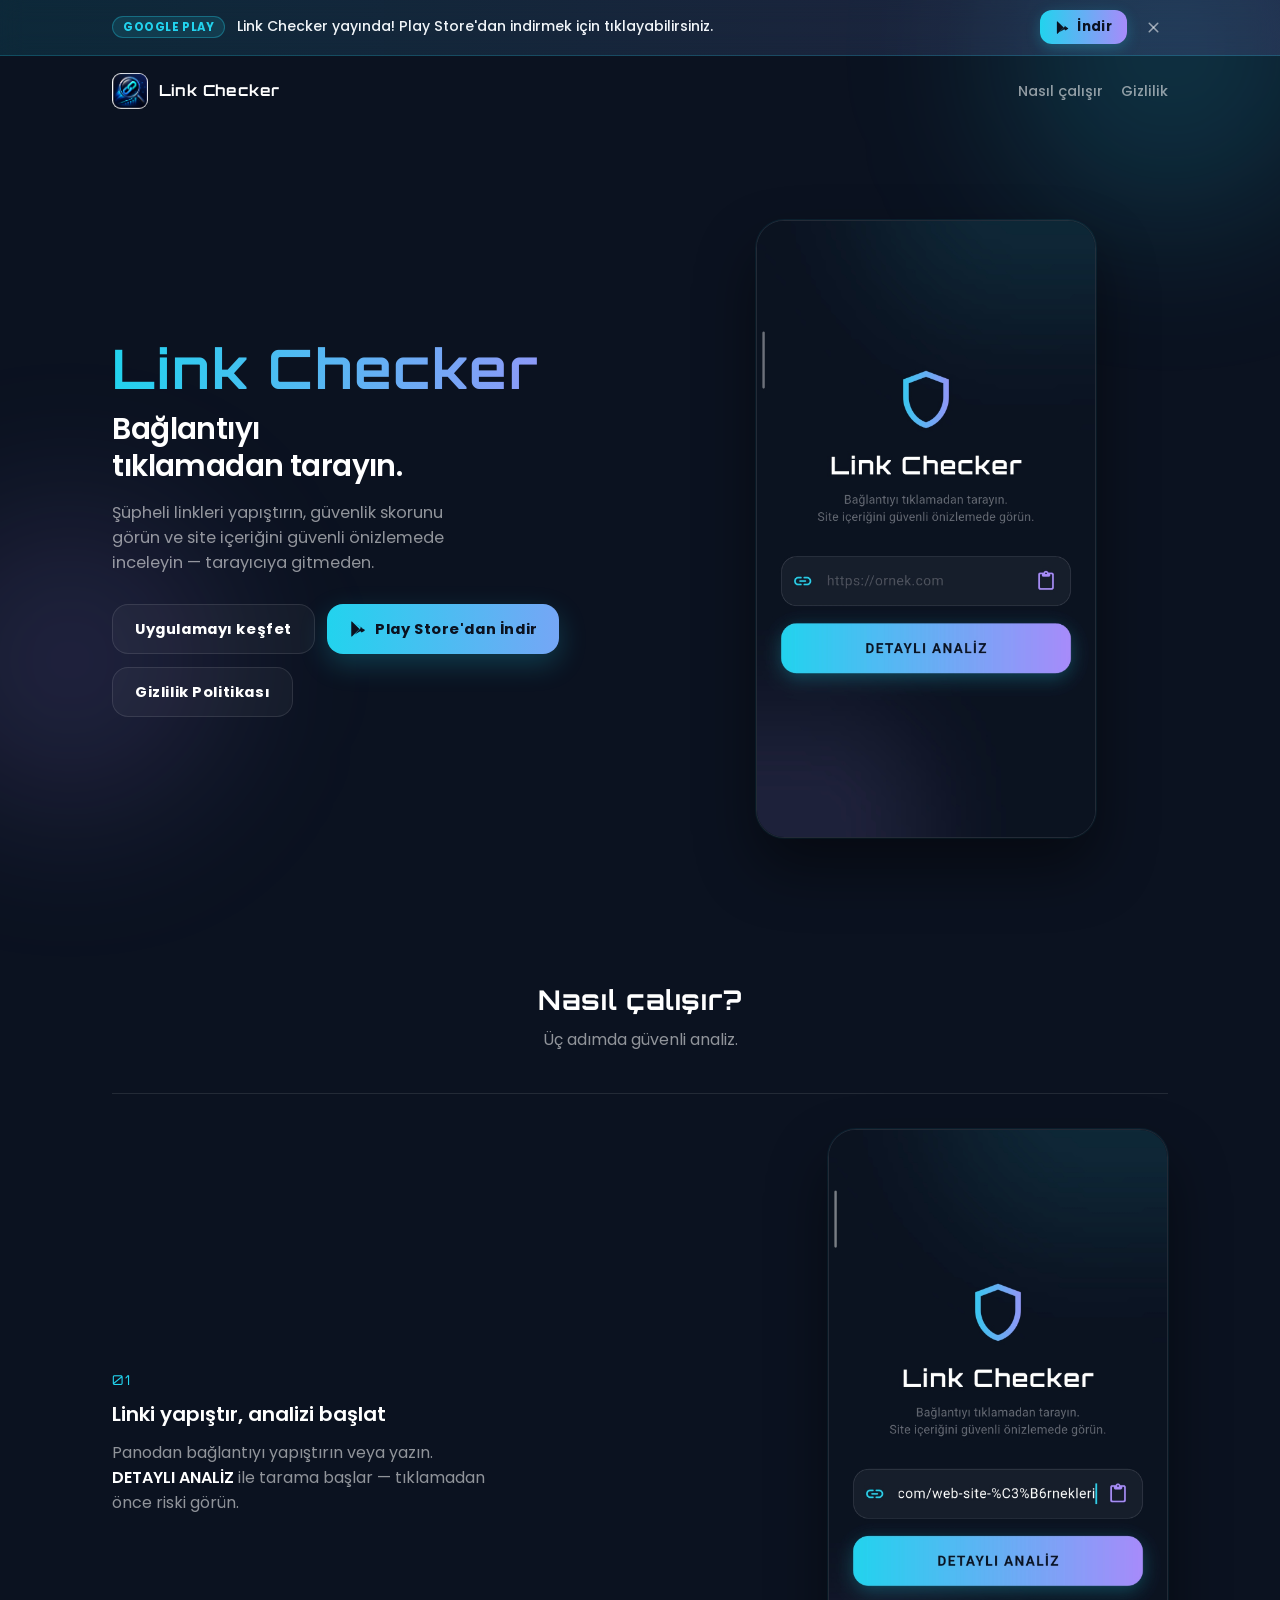
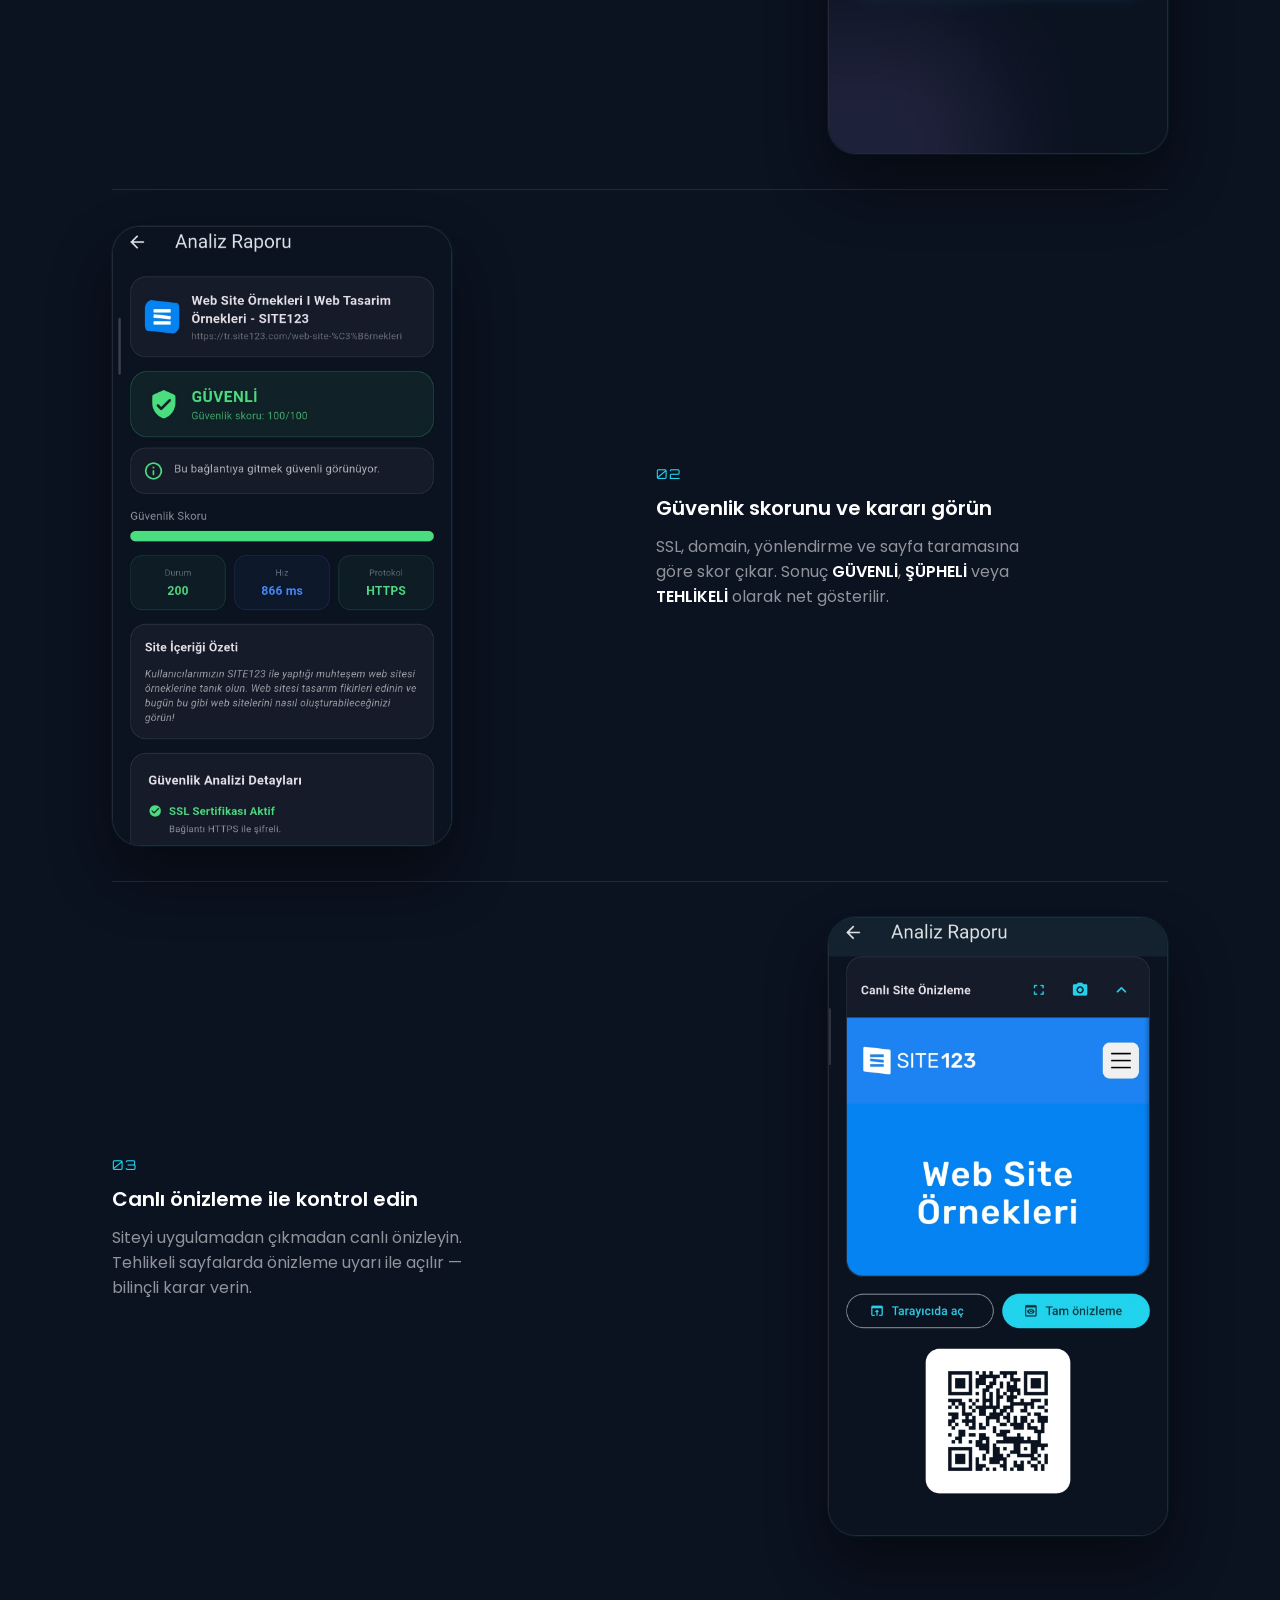
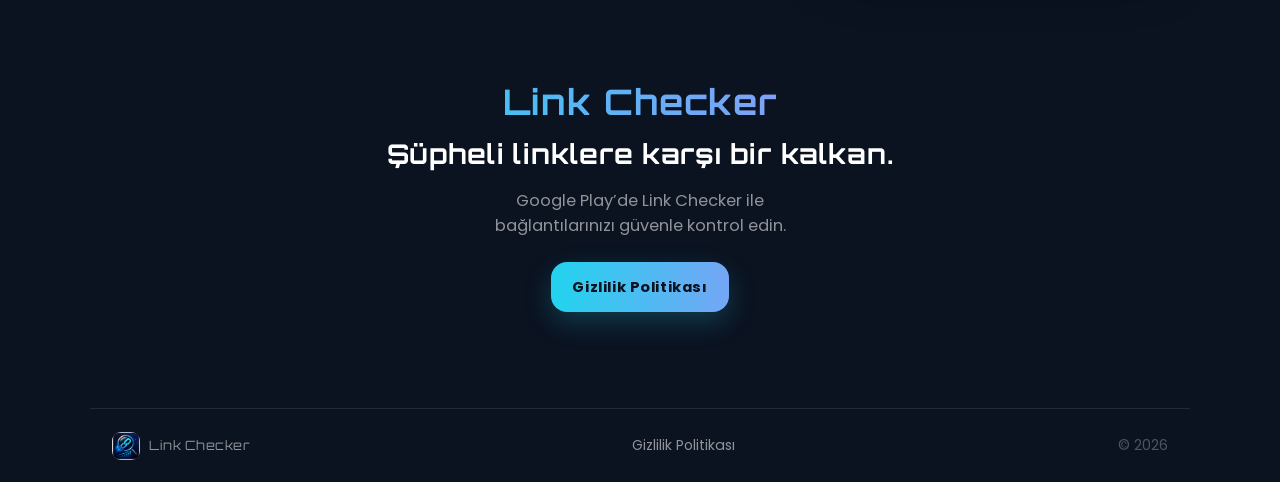
<file: index.html>
<!DOCTYPE html>
<html lang="tr">
<head>
  <meta charset="UTF-8" />
  <meta name="viewport" content="width=device-width, initial-scale=1" />
  <title>Link Checker — Tehlikeli bağlantıları tıklamadan tespit edin</title>
  <meta name="description" content="Link Checker ile şüpheli linkleri güvenle tarayın. Güvenlik skoru, site özeti ve canlı önizleme." />
  <link rel="icon" href="images/link_checker_icon.jpeg" type="image/jpeg" />
  <link rel="apple-touch-icon" href="images/link_checker_icon.jpeg" />
  <link rel="preconnect" href="https://fonts.googleapis.com" />
  <link rel="preconnect" href="https://fonts.gstatic.com" crossorigin />
  <link href="https://fonts.googleapis.com/css2?family=Orbitron:wght@600;700&family=Poppins:wght@400;500;600;700&display=swap" rel="stylesheet" />
  <link rel="stylesheet" href="styles.css" />
</head>
<body>
  <div class="glow glow-a" aria-hidden="true"></div>
  <div class="glow glow-b" aria-hidden="true"></div>

  <!-- En Üst İndirme Bildirim Çubuğu -->
  <aside id="top-banner" class="top-banner" aria-label="Uygulama İndir">
    <div class="top-banner-inner">
      <div class="top-banner-left">
        <span class="top-banner-badge">Google Play</span>
        <span class="top-banner-text">Link Checker yayında! Play Store'dan indirmek için tıklayabilirsiniz.</span>
      </div>
      <div class="top-banner-actions">
        <a class="top-banner-btn" href="https://play.google.com/store/apps/details?id=com.linkchecker.app" target="_blank" rel="noopener noreferrer">
          <svg class="play-svg" viewBox="0 0 24 24" width="15" height="15" fill="currentColor" aria-hidden="true">
            <path d="M3.6 1.8A1.8 1.8 0 0 0 3 3.1v17.8c0 .5.2 1 .6 1.3l10.4-10.2L3.6 1.8zm11.8 9.1l2.4 2.4-10.2 5.9 7.8-8.3zm0-1.8L7.6 4.8l10.2 5.9-2.4 2.4zm1.4 1.4l3.6 2.1c.9.5.9 1.4 0 1.9l-3.6 2.1-2.2-2.2 2.2-2.2z"/>
          </svg>
          <span>İndir</span>
        </a>
        <button type="button" id="banner-close-btn" class="top-banner-close" aria-label="Bildirimi kapat">
          <svg viewBox="0 0 24 24" width="17" height="17" stroke="currentColor" stroke-width="2.2" fill="none" stroke-linecap="round" stroke-linejoin="round" aria-hidden="true">
            <line x1="18" y1="6" x2="6" y2="18"></line>
            <line x1="6" y1="6" x2="18" y2="18"></line>
          </svg>
        </button>
      </div>
    </div>
  </aside>

  <header class="top">
    <a class="brand" href="index.html">
      <img src="images/link_checker_icon.jpeg" alt="" width="36" height="36" />
      <span>Link Checker</span>
    </a>
    <nav>
      <a href="#nasil">Nasıl çalışır</a>
      <a href="privacy.html">Gizlilik</a>
    </nav>
  </header>

  <main>
    <section class="hero">
      <div class="hero-copy">
        <p class="brand-hero">Link Checker</p>
        <h1>Bağlantıyı tıklamadan tarayın.</h1>
        <p class="lead">
          Şüpheli linkleri yapıştırın, güvenlik skorunu görün ve site içeriğini
          güvenli önizlemede inceleyin — tarayıcıya gitmeden.
        </p>
        <div class="cta-row">
          <a class="btn-ghost" href="#nasil">Uygulamayı keşfet</a>
          <a class="btn-gradient" href="https://play.google.com/store/apps/details?id=com.linkchecker.app" target="_blank" rel="noopener noreferrer">
            <svg class="play-svg" viewBox="0 0 24 24" width="18" height="18" fill="currentColor" style="margin-right: 0.5rem;" aria-hidden="true">
              <path d="M3.6 1.8A1.8 1.8 0 0 0 3 3.1v17.8c0 .5.2 1 .6 1.3l10.4-10.2L3.6 1.8zm11.8 9.1l2.4 2.4-10.2 5.9 7.8-8.3zm0-1.8L7.6 4.8l10.2 5.9-2.4 2.4zm1.4 1.4l3.6 2.1c.9.5.9 1.4 0 1.9l-3.6 2.1-2.2-2.2 2.2-2.2z"/>
            </svg>
            Play Store'dan İndir
          </a>
          <a class="btn-ghost" href="privacy.html">Gizlilik Politikası</a>
        </div>
      </div>
      <div class="hero-visual">
        <img
          src="images/link_checker_giris.jpeg"
          alt="Link Checker uygulama giriş ekranı"
          class="phone-shot"
        />
      </div>
    </section>

    <section id="nasil" class="steps">
      <header class="section-head reveal">
        <h2>Nasıl çalışır?</h2>
        <p>Üç adımda güvenli analiz.</p>
      </header>

      <article class="step">
        <div class="step-text reveal from-left">
          <span class="step-num">01</span>
          <h3>Linki yapıştır, analizi başlat</h3>
          <p>
            Panodan bağlantıyı yapıştırın veya yazın. <strong>DETAYLI ANALİZ</strong>
            ile tarama başlar — tıklamadan önce riski görün.
          </p>
        </div>
        <div class="step-media reveal from-right">
          <img src="images/link_checker_link.jpeg" alt="Link yapıştırma ve analiz ekranı" />
        </div>
      </article>

      <article class="step reverse">
        <div class="step-text reveal from-right">
          <span class="step-num">02</span>
          <h3>Güvenlik skorunu ve kararı görün</h3>
          <p>
            SSL, domain, yönlendirme ve sayfa taramasına göre skor çıkar.
            Sonuç <strong>GÜVENLİ</strong>, <strong>ŞÜPHELİ</strong> veya
            <strong>TEHLİKELİ</strong> olarak net gösterilir.
          </p>
        </div>
        <div class="step-media reveal from-left">
          <img src="images/link_sonucu.jpeg" alt="Analiz sonucu ve güvenlik skoru ekranı" />
        </div>
      </article>

      <article class="step">
        <div class="step-text reveal from-left">
          <span class="step-num">03</span>
          <h3>Canlı önizleme ile kontrol edin</h3>
          <p>
            Siteyi uygulamadan çıkmadan canlı önizleyin. Tehlikeli sayfalarda
            önizleme uyarı ile açılır — bilinçli karar verin.
          </p>
        </div>
        <div class="step-media reveal from-right">
          <img src="images/canli_on_izleme.jpeg" alt="Canlı site önizleme ekranı" />
        </div>
      </article>
    </section>

    <section class="closing reveal">
      <p class="brand-hero small">Link Checker</p>
      <h2>Şüpheli linklere karşı bir kalkan.</h2>
      <p class="lead center">
        Google Play’de Link Checker ile bağlantılarınızı güvenle kontrol edin.
      </p>
      <a class="btn-gradient" href="privacy.html">Gizlilik Politikası</a>
    </section>
  </main>

  <footer class="foot">
    <div class="foot-brand">
      <img src="images/link_checker_icon.jpeg" alt="" width="28" height="28" />
      <span>Link Checker</span>
    </div>
    <a href="privacy.html">Gizlilik Politikası</a>
    <span>© <span id="y"></span></span>
  </footer>

  <script src="animate.js"></script>
</body>
</html>
</file>
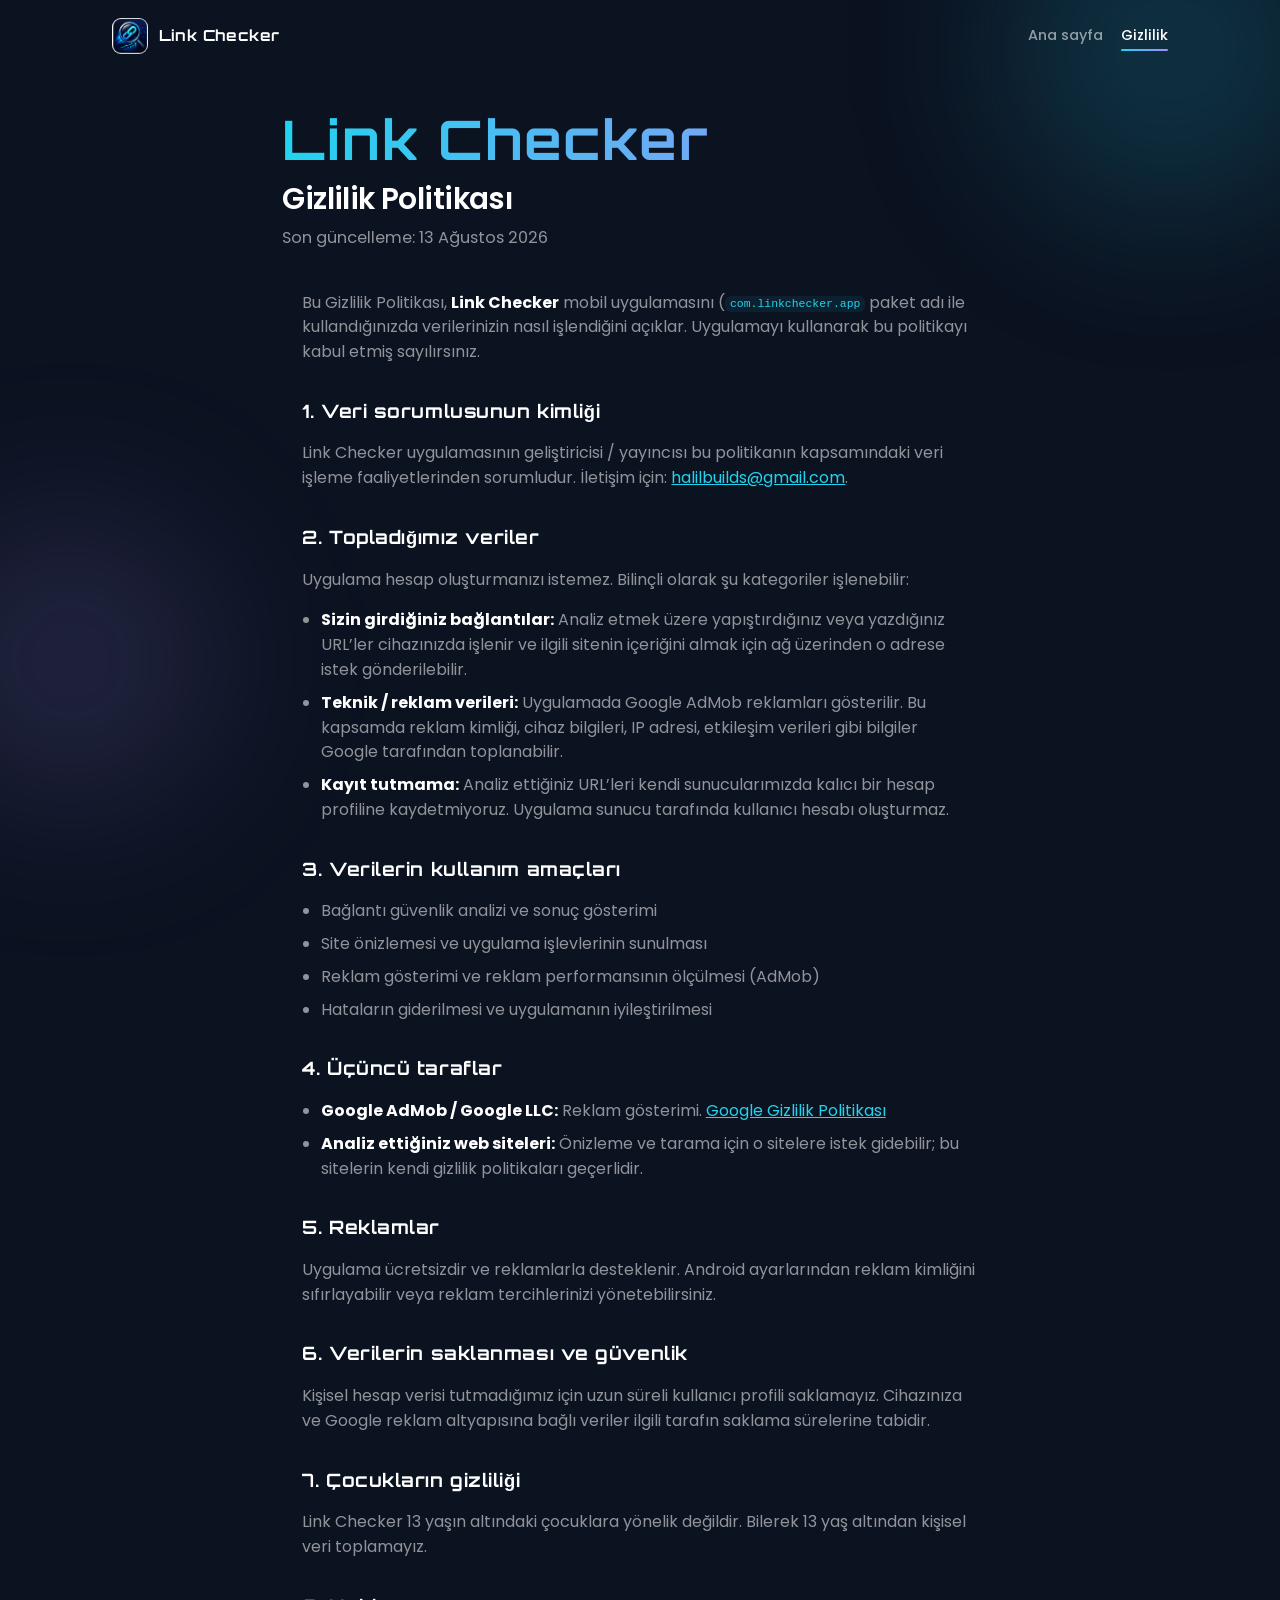
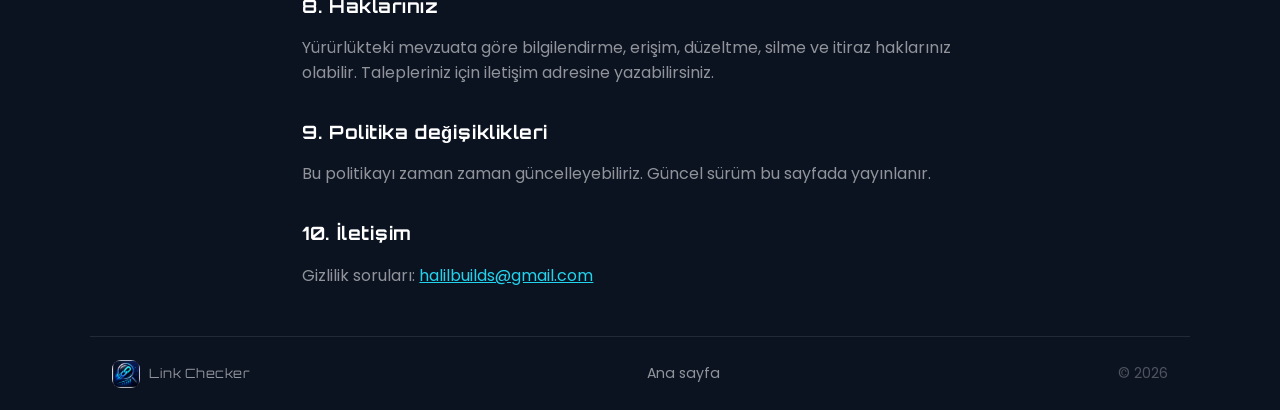
<file: privacy.html>
<!DOCTYPE html>
<html lang="tr">
<head>
  <meta charset="UTF-8" />
  <meta name="viewport" content="width=device-width, initial-scale=1" />
  <title>Gizlilik Politikası — Link Checker</title>
  <meta name="description" content="Link Checker gizlilik politikası. Veri işleme, reklamlar ve haklarınız." />
  <link rel="icon" href="images/link_checker_icon.jpeg" type="image/jpeg" />
  <link rel="apple-touch-icon" href="images/link_checker_icon.jpeg" />
  <link rel="preconnect" href="https://fonts.googleapis.com" />
  <link rel="preconnect" href="https://fonts.gstatic.com" crossorigin />
  <link href="https://fonts.googleapis.com/css2?family=Orbitron:wght@600;700&family=Poppins:wght@400;500;600;700&display=swap" rel="stylesheet" />
  <link rel="stylesheet" href="styles.css" />
</head>
<body>
  <div class="glow glow-a" aria-hidden="true"></div>
  <div class="glow glow-b" aria-hidden="true"></div>

  <header class="top">
    <a class="brand" href="index.html">
      <img src="images/link_checker_icon.jpeg" alt="" width="36" height="36" />
      <span>Link Checker</span>
    </a>
    <nav>
      <a href="index.html">Ana sayfa</a>
      <a href="privacy.html" aria-current="page">Gizlilik</a>
    </nav>
  </header>

  <main class="policy">
    <header class="policy-hero">
      <p class="brand-hero">Link Checker</p>
      <h1>Gizlilik Politikası</h1>
      <p class="lead">Son güncelleme: 13 Ağustos 2026</p>
    </header>

    <article class="policy-body">
      <p>
        Bu Gizlilik Politikası, <strong>Link Checker</strong> mobil uygulamasını
        (<code>com.linkchecker.app</code> paket adı ile kullandığınızda verilerinizin
        nasıl işlendiğini açıklar. Uygulamayı kullanarak bu politikayı kabul etmiş sayılırsınız.
      </p>

      <h2>1. Veri sorumlusunun kimliği</h2>
      <p>
        Link Checker uygulamasının geliştiricisi / yayıncısı bu politikanın kapsamındaki
        veri işleme faaliyetlerinden sorumludur. İletişim için:
        <a href="mailto:halilbuilds@gmail.com">halilbuilds@gmail.com</a>.
      </p>

      <h2>2. Topladığımız veriler</h2>
      <p>Uygulama hesap oluşturmanızı istemez. Bilinçli olarak şu kategoriler işlenebilir:</p>
      <ul>
        <li>
          <strong>Sizin girdiğiniz bağlantılar:</strong>
          Analiz etmek üzere yapıştırdığınız veya yazdığınız URL’ler cihazınızda işlenir
          ve ilgili sitenin içeriğini almak için ağ üzerinden o adrese istek gönderilebilir.
        </li>
        <li>
          <strong>Teknik / reklam verileri:</strong>
          Uygulamada Google AdMob reklamları gösterilir. Bu kapsamda reklam kimliği,
          cihaz bilgileri, IP adresi, etkileşim verileri gibi bilgiler Google tarafından
          toplanabilir.
        </li>
        <li>
          <strong>Kayıt tutmama:</strong>
          Analiz ettiğiniz URL’leri kendi sunucularımızda kalıcı bir hesap profiline
          kaydetmiyoruz. Uygulama sunucu tarafında kullanıcı hesabı oluşturmaz.
        </li>
      </ul>

      <h2>3. Verilerin kullanım amaçları</h2>
      <ul>
        <li>Bağlantı güvenlik analizi ve sonuç gösterimi</li>
        <li>Site önizlemesi ve uygulama işlevlerinin sunulması</li>
        <li>Reklam gösterimi ve reklam performansının ölçülmesi (AdMob)</li>
        <li>Hataların giderilmesi ve uygulamanın iyileştirilmesi</li>
      </ul>

      <h2>4. Üçüncü taraflar</h2>
      <ul>
        <li>
          <strong>Google AdMob / Google LLC:</strong>
          Reklam gösterimi.
          <a href="https://policies.google.com/privacy" target="_blank" rel="noopener">Google Gizlilik Politikası</a>
        </li>
        <li>
          <strong>Analiz ettiğiniz web siteleri:</strong>
          Önizleme ve tarama için o sitelere istek gidebilir; bu sitelerin kendi
          gizlilik politikaları geçerlidir.
        </li>
      </ul>

      <h2>5. Reklamlar</h2>
      <p>
        Uygulama ücretsizdir ve reklamlarla desteklenir. Android ayarlarından reklam
        kimliğini sıfırlayabilir veya reklam tercihlerinizi yönetebilirsiniz.
      </p>

      <h2>6. Verilerin saklanması ve güvenlik</h2>
      <p>
        Kişisel hesap verisi tutmadığımız için uzun süreli kullanıcı profili saklamayız.
        Cihazınıza ve Google reklam altyapısına bağlı veriler ilgili tarafın saklama
        sürelerine tabidir.
      </p>

      <h2>7. Çocukların gizliliği</h2>
      <p>
        Link Checker 13 yaşın altındaki çocuklara yönelik değildir. Bilerek 13 yaş altından
        kişisel veri toplamayız.
      </p>

      <h2>8. Haklarınız</h2>
      <p>
        Yürürlükteki mevzuata göre bilgilendirme, erişim, düzeltme, silme ve itiraz
        haklarınız olabilir. Talepleriniz için iletişim adresine yazabilirsiniz.
      </p>

      <h2>9. Politika değişiklikleri</h2>
      <p>
        Bu politikayı zaman zaman güncelleyebiliriz. Güncel sürüm bu sayfada yayınlanır.
      </p>

      <h2>10. İletişim</h2>
      <p>
        Gizlilik soruları:
        <a href="mailto:halilbuilds@gmail.com">halilbuilds@gmail.com</a>
      </p>
    </article>
  </main>

  <footer class="foot">
    <div class="foot-brand">
      <img src="images/link_checker_icon.jpeg" alt="" width="28" height="28" />
      <span>Link Checker</span>
    </div>
    <a href="index.html">Ana sayfa</a>
    <span>© <span id="y"></span></span>
  </footer>

  <script src="animate.js"></script>
</body>
</html>
</file>
<file: styles.css>
:root {
  --bg: #0b1220;
  --surface: rgba(255, 255, 255, 0.04);
  --ink: #ffffff;
  --muted: rgba(255, 255, 255, 0.55);
  --faint: rgba(255, 255, 255, 0.28);
  --line: rgba(255, 255, 255, 0.1);
  --cyan: #22d3ee;
  --violet: #a78bfa;
  --max: 1100px;
}

* { box-sizing: border-box; }

html { scroll-behavior: smooth; }

body {
  margin: 0;
  min-height: 100vh;
  font-family: Poppins, sans-serif;
  color: var(--ink);
  background: var(--bg);
  line-height: 1.55;
  overflow-x: hidden;
}

.glow {
  position: fixed;
  border-radius: 50%;
  filter: blur(80px);
  pointer-events: none;
  z-index: 0;
  animation: glowDrift 12s ease-in-out infinite alternate;
}

.glow-a {
  width: 340px;
  height: 340px;
  top: -120px;
  right: -60px;
  background: rgba(34, 211, 238, 0.16);
}

.glow-b {
  width: 300px;
  height: 300px;
  bottom: 10%;
  left: -80px;
  background: rgba(167, 139, 250, 0.14);
  animation-delay: -4s;
}

.top,
main,
.foot {
  position: relative;
  z-index: 1;
}

a { color: var(--cyan); }
a:hover { color: #67e8f9; }

/* ==========================================================================
   Top App Download Banner
   ========================================================================== */
.top-banner {
  position: relative;
  z-index: 10;
  background: linear-gradient(90deg, rgba(34, 211, 238, 0.12), rgba(167, 139, 250, 0.14), rgba(34, 211, 238, 0.12));
  background-size: 200% auto;
  border-bottom: 1px solid rgba(34, 211, 238, 0.22);
  backdrop-filter: blur(12px);
  -webkit-backdrop-filter: blur(12px);
  max-height: 80px;
  opacity: 1;
  transition: max-height 0.35s cubic-bezier(0.4, 0, 0.2, 1), opacity 0.3s ease, padding 0.35s ease;
  overflow: hidden;
}

.top-banner.is-hidden {
  max-height: 0 !important;
  opacity: 0 !important;
  padding-top: 0 !important;
  padding-bottom: 0 !important;
  border-bottom: none !important;
  pointer-events: none;
}

.top-banner-inner {
  max-width: var(--max);
  margin: 0 auto;
  padding: 0.65rem 1.4rem;
  display: flex;
  align-items: center;
  justify-content: space-between;
  gap: 1rem;
}

.top-banner-left {
  display: flex;
  align-items: center;
  gap: 0.75rem;
  flex-wrap: wrap;
}

.top-banner-badge {
  display: inline-flex;
  align-items: center;
  padding: 0.22rem 0.6rem;
  font-size: 0.72rem;
  font-weight: 700;
  letter-spacing: 0.05em;
  text-transform: uppercase;
  color: var(--cyan);
  background: rgba(34, 211, 238, 0.12);
  border: 1px solid rgba(34, 211, 238, 0.32);
  border-radius: 999px;
  line-height: 1.15;
}

.top-banner-text {
  font-size: 0.88rem;
  color: #f1f5f9;
  font-weight: 500;
}

.top-banner-actions {
  display: flex;
  align-items: center;
  gap: 0.75rem;
  flex-shrink: 0;
}

.top-banner-btn {
  display: inline-flex;
  align-items: center;
  gap: 0.45rem;
  padding: 0.42rem 0.95rem;
  border-radius: 12px;
  font-weight: 700;
  font-size: 0.82rem;
  letter-spacing: 0.03em;
  color: #0b1220;
  background: linear-gradient(90deg, var(--cyan), var(--violet));
  text-decoration: none;
  box-shadow: 0 4px 14px rgba(34, 211, 238, 0.25);
  transition: transform 0.2s ease, box-shadow 0.2s ease;
  white-space: nowrap;
}

.top-banner-btn:hover {
  transform: translateY(-1px) scale(1.02);
  color: #0b1220;
  box-shadow: 0 6px 20px rgba(167, 139, 250, 0.4);
}

.top-banner-close {
  background: transparent;
  border: none;
  color: var(--muted);
  cursor: pointer;
  display: inline-flex;
  align-items: center;
  justify-content: center;
  padding: 0.35rem;
  border-radius: 8px;
  transition: color 0.2s ease, background 0.2s ease, transform 0.2s ease;
  line-height: 0;
}

.top-banner-close:hover {
  color: #ffffff;
  background: rgba(255, 255, 255, 0.08);
  transform: rotate(90deg);
}

.play-svg {
  display: inline-block;
  vertical-align: middle;
  flex-shrink: 0;
}

@media (max-width: 768px) {
  .top-banner-inner {
    padding: 0.6rem 1rem;
    gap: 0.6rem;
  }
  .top-banner-text {
    font-size: 0.8rem;
  }
  .top-banner-actions {
    gap: 0.5rem;
  }
}

.top {
  max-width: var(--max);
  margin: 0 auto;
  padding: 1.1rem 1.4rem;
  display: flex;
  align-items: center;
  justify-content: space-between;
  gap: 1rem;
  animation: fadeDown 0.6s ease both;
}

.brand {
  display: inline-flex;
  align-items: center;
  gap: 0.65rem;
  text-decoration: none;
  color: var(--ink);
  font-family: Orbitron, sans-serif;
  font-weight: 700;
  font-size: 0.95rem;
  letter-spacing: 0.04em;
  transition: transform 0.25s ease;
}

.brand:hover {
  transform: translateY(-1px);
}

.brand img,
.foot-brand img {
  border-radius: 9px;
  display: block;
  transition: box-shadow 0.3s ease, transform 0.3s ease;
}

.brand:hover img {
  transform: scale(1.05);
  box-shadow: 0 0 18px rgba(34, 211, 238, 0.35);
}

.top nav {
  display: flex;
  gap: 1.1rem;
}

.top nav a {
  position: relative;
  color: var(--muted);
  text-decoration: none;
  font-size: 0.9rem;
  font-weight: 500;
  transition: color 0.25s ease;
}

.top nav a::after {
  content: "";
  position: absolute;
  left: 0;
  bottom: -4px;
  width: 100%;
  height: 2px;
  border-radius: 2px;
  background: linear-gradient(90deg, var(--cyan), var(--violet));
  transform: scaleX(0);
  transform-origin: left;
  transition: transform 0.28s ease;
}

.top nav a:hover,
.top nav a[aria-current="page"] {
  color: var(--ink);
}

.top nav a:hover::after,
.top nav a[aria-current="page"]::after {
  transform: scaleX(1);
}

.hero {
  max-width: var(--max);
  margin: 0 auto;
  padding: 2.5rem 1.4rem 3.5rem;
  display: grid;
  grid-template-columns: 1.05fr 0.95fr;
  gap: 2.5rem;
  align-items: center;
  min-height: calc(100vh - 80px);
}

.hero-copy > * {
  animation: fadeUp 0.75s cubic-bezier(0.22, 1, 0.36, 1) both;
}

.hero-copy > *:nth-child(1) { animation-delay: 0.05s; }
.hero-copy > *:nth-child(2) { animation-delay: 0.16s; }
.hero-copy > *:nth-child(3) { animation-delay: 0.28s; }
.hero-copy > *:nth-child(4) { animation-delay: 0.4s; }

.brand-hero {
  margin: 0 0 0.75rem;
  font-family: Orbitron, sans-serif;
  font-weight: 700;
  font-size: clamp(2.2rem, 5.5vw, 3.4rem);
  letter-spacing: 0.04em;
  line-height: 1.05;
  background: linear-gradient(90deg, var(--cyan), var(--violet), var(--cyan));
  background-size: 200% auto;
  -webkit-background-clip: text;
  background-clip: text;
  color: transparent;
}

.brand-hero.small {
  font-size: clamp(1.6rem, 4vw, 2.2rem);
}

@supports ((-webkit-background-clip: text) or (background-clip: text)) {
  .brand-hero {
    animation:
      fadeUp 0.75s cubic-bezier(0.22, 1, 0.36, 1) both,
      shimmer 7s linear infinite;
    animation-delay: 0.05s, 0.8s;
  }
}

h1 {
  margin: 0 0 1rem;
  font-size: clamp(1.35rem, 2.8vw, 1.85rem);
  font-weight: 600;
  letter-spacing: -0.02em;
  max-width: 16ch;
  line-height: 1.25;
}

.lead {
  margin: 0;
  color: var(--muted);
  font-size: 1.02rem;
  max-width: 36ch;
}

.lead.center {
  margin-inline: auto;
  text-align: center;
}

.cta-row {
  display: flex;
  flex-wrap: wrap;
  gap: 0.8rem;
  margin-top: 1.8rem;
}

.btn-gradient,
.btn-ghost {
  display: inline-flex;
  align-items: center;
  justify-content: center;
  min-height: 50px;
  padding: 0.75rem 1.35rem;
  border-radius: 16px;
  font-weight: 700;
  font-size: 0.92rem;
  letter-spacing: 0.04em;
  text-decoration: none;
  transition: transform 0.25s ease, box-shadow 0.25s ease, background 0.25s ease;
}

.btn-gradient {
  color: #0b1220;
  background: linear-gradient(90deg, var(--cyan), var(--violet));
  background-size: 160% 160%;
  box-shadow: 0 10px 28px rgba(34, 211, 238, 0.22);
  animation: pulseGlow 2.8s ease-in-out infinite;
}

.btn-gradient:hover {
  transform: translateY(-3px) scale(1.02);
  color: #0b1220;
  box-shadow: 0 14px 34px rgba(167, 139, 250, 0.35);
  animation-play-state: paused;
}

.btn-ghost {
  color: var(--ink);
  background: var(--surface);
  border: 1px solid var(--line);
}

.btn-ghost:hover {
  color: var(--ink);
  transform: translateY(-2px);
  border-color: rgba(34, 211, 238, 0.4);
}

.hero-visual {
  display: flex;
  justify-content: center;
  animation: fadeUpScale 0.9s cubic-bezier(0.22, 1, 0.36, 1) 0.2s both;
}

.phone-shot,
.step-media img {
  width: min(100%, 340px);
  border-radius: 28px;
  border: 1px solid var(--line);
  box-shadow:
    0 30px 60px rgba(0, 0, 0, 0.45),
    0 0 0 1px rgba(34, 211, 238, 0.08);
  display: block;
  transition: transform 0.45s ease, box-shadow 0.45s ease;
}

.phone-shot {
  animation: floatY 5s ease-in-out infinite;
}

.phone-shot:hover,
.step-media img:hover {
  transform: translateY(-6px) scale(1.02);
  box-shadow:
    0 36px 70px rgba(0, 0, 0, 0.5),
    0 0 28px rgba(34, 211, 238, 0.18);
}

.steps {
  max-width: var(--max);
  margin: 0 auto;
  padding: 2rem 1.4rem 4rem;
}

.section-head {
  text-align: center;
  margin-bottom: 2.5rem;
}

.section-head h2,
.closing h2,
.policy-body h2 {
  margin: 0 0 0.45rem;
  font-family: Orbitron, sans-serif;
  font-size: clamp(1.3rem, 3vw, 1.7rem);
  letter-spacing: 0.03em;
}

.section-head p {
  margin: 0;
  color: var(--muted);
}

.step {
  display: grid;
  grid-template-columns: 1fr 1fr;
  gap: 2rem;
  align-items: center;
  padding: 2.2rem 0;
  border-top: 1px solid var(--line);
}

.step.reverse .step-text { order: 2; }
.step.reverse .step-media { order: 1; justify-content: flex-start; }

.step-media {
  display: flex;
  justify-content: flex-end;
}

.step-num {
  display: inline-block;
  margin-bottom: 0.55rem;
  font-family: Orbitron, sans-serif;
  font-size: 0.85rem;
  letter-spacing: 0.12em;
  color: var(--cyan);
}

.step h3 {
  margin: 0 0 0.7rem;
  font-size: 1.25rem;
  font-weight: 600;
}

.step p {
  margin: 0;
  color: var(--muted);
  max-width: 38ch;
}

.step strong {
  color: var(--ink);
  font-weight: 600;
}

.closing {
  max-width: 720px;
  margin: 0 auto 3rem;
  padding: 3rem 1.4rem;
  text-align: center;
}

.closing h2 {
  margin-bottom: 0.8rem;
}

.closing .btn-gradient {
  margin-top: 1.5rem;
}

.policy-hero {
  max-width: 760px;
  margin: 0 auto;
  padding: 2.5rem 1.4rem 1.5rem;
}

.policy-hero h1 {
  max-width: none;
  margin-bottom: 0.5rem;
}

.policy-body {
  max-width: 720px;
  margin: 0 auto 3rem;
  padding: 0 1.4rem;
}

.policy-body p,
.policy-body li {
  color: var(--muted);
}

.policy-body strong {
  color: var(--ink);
}

.policy-body ul {
  padding-left: 1.15rem;
}

.policy-body li { margin-bottom: 0.5rem; }

.policy-body h2 {
  margin-top: 2rem;
  font-size: 1.15rem;
}

.policy-body code {
  font-size: 0.88em;
  color: var(--cyan);
  background: rgba(34, 211, 238, 0.08);
  padding: 0.12em 0.4em;
  border-radius: 6px;
}

.foot {
  max-width: var(--max);
  margin: 0 auto;
  padding: 1.4rem;
  display: flex;
  flex-wrap: wrap;
  gap: 0.8rem 1.4rem;
  align-items: center;
  justify-content: space-between;
  border-top: 1px solid var(--line);
  color: var(--faint);
  font-size: 0.88rem;
}

.foot-brand {
  display: inline-flex;
  align-items: center;
  gap: 0.55rem;
  color: var(--muted);
  font-family: Orbitron, sans-serif;
  font-size: 0.8rem;
  letter-spacing: 0.04em;
}

.foot a {
  color: var(--muted);
  text-decoration: none;
}

.foot a:hover { color: var(--ink); }

/* Scroll reveal */
.reveal {
  opacity: 0;
  transform: translateY(28px);
  transition:
    opacity 0.7s cubic-bezier(0.22, 1, 0.36, 1),
    transform 0.7s cubic-bezier(0.22, 1, 0.36, 1);
  transition-delay: var(--d, 0s);
}

.reveal.from-left {
  transform: translateX(-28px);
}

.reveal.from-right {
  transform: translateX(28px);
}

.reveal.is-visible {
  opacity: 1;
  transform: none;
}

@keyframes fadeUp {
  from { opacity: 0; transform: translateY(22px); }
  to { opacity: 1; transform: translateY(0); }
}

@keyframes fadeUpScale {
  from { opacity: 0; transform: translateY(28px) scale(0.97); }
  to { opacity: 1; transform: translateY(0) scale(1); }
}

@keyframes fadeDown {
  from { opacity: 0; transform: translateY(-12px); }
  to { opacity: 1; transform: translateY(0); }
}

@keyframes floatY {
  0%, 100% { transform: translateY(0); }
  50% { transform: translateY(-10px); }
}

@keyframes pulseGlow {
  0%, 100% { box-shadow: 0 10px 28px rgba(34, 211, 238, 0.22); }
  50% { box-shadow: 0 12px 36px rgba(167, 139, 250, 0.32); }
}

@keyframes shimmer {
  from { background-position: 0% center; }
  to { background-position: 200% center; }
}

@keyframes glowDrift {
  from { transform: translate(0, 0) scale(1); }
  to { transform: translate(-18px, 22px) scale(1.08); }
}

@media (max-width: 900px) {
  .hero,
  .step,
  .step.reverse .step-text,
  .step.reverse .step-media {
    grid-template-columns: 1fr;
  }

  .step.reverse .step-text,
  .step.reverse .step-media {
    order: initial;
  }

  .hero {
    min-height: auto;
    padding-top: 1.5rem;
    text-align: center;
  }

  .hero-copy .lead,
  .step p {
    margin-inline: auto;
  }

  .cta-row {
    justify-content: center;
  }

  .hero-visual,
  .step-media {
    justify-content: center;
  }

  h1 {
    max-width: none;
    margin-inline: auto;
  }
}

@media (max-width: 560px) {
  .top nav a:first-child { display: none; }

  .cta-row {
    flex-direction: column;
    align-items: stretch;
  }

  .phone-shot,
  .step-media img {
    width: min(100%, 300px);
  }
}

@media (prefers-reduced-motion: reduce) {
  *,
  *::before,
  *::after {
    animation: none !important;
    transition: none !important;
    scroll-behavior: auto !important;
  }

  .hero-copy > *,
  .hero-visual,
  .reveal {
    opacity: 1 !important;
    transform: none !important;
  }
}
</file>
